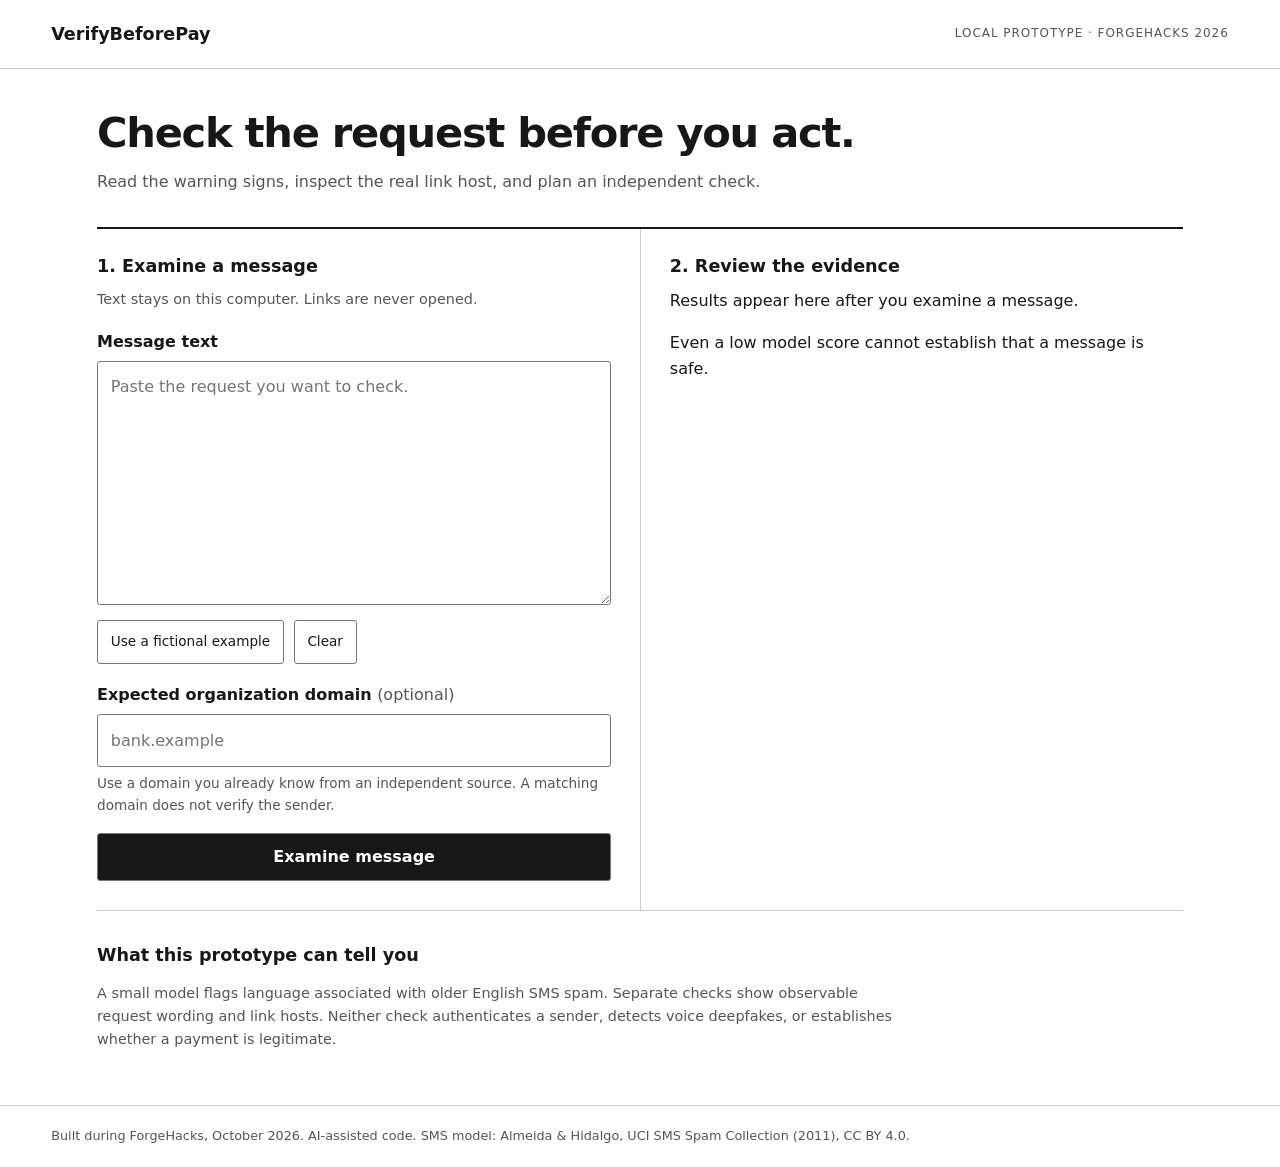
<file: index.html>
<!doctype html>
<html lang="en">
<head>
<meta charset="utf-8"><meta name="viewport" content="width=device-width, initial-scale=1">
<title>VerifyBeforePay</title><link rel="stylesheet" href="/style.css"><script src="/app.js" defer></script>
</head>
<body>
<header><strong>VerifyBeforePay</strong><span>LOCAL PROTOTYPE · FORGEHACKS 2026</span></header>
<main>
<h1>Check the request before you act.</h1>
<p class="intro">Read the warning signs, inspect the real link host, and plan an independent check.</p>
<div class="workspace">
<section aria-labelledby="input-heading">
<h2 id="input-heading">1. Examine a message</h2>
<p>Text stays on this computer. Links are never opened.</p>
<form id="analysis-form">
<label for="message">Message text</label>
<textarea id="message" name="message" maxlength="8192" rows="9" required placeholder="Paste the request you want to check."></textarea>
<div class="row"><button type="button" id="example">Use a fictional example</button><button type="button" id="clear">Clear</button></div>
<label for="domain">Expected organization domain <span>(optional)</span></label>
<input id="domain" name="domain" type="text" maxlength="253" placeholder="bank.example" aria-describedby="domain-help">
<p id="domain-help" class="help">Use a domain you already know from an independent source. A matching domain does not verify the sender.</p>
<button type="submit" class="primary" id="analyze">Examine message</button>
<p id="error" class="error" role="alert" hidden></p>
</form>
</section>
<section aria-labelledby="result-heading">
<h2 id="result-heading">2. Review the evidence</h2>
<div id="empty"><p>Results appear here after you examine a message.</p><p>Even a low model score cannot establish that a message is safe.</p></div>
<div id="result" aria-live="polite" hidden></div>
</section>
</div>
<aside><h2>What this prototype can tell you</h2><p>A small model flags language associated with older English SMS spam. Separate checks show observable request wording and link hosts. Neither check authenticates a sender, detects voice deepfakes, or establishes whether a payment is legitimate.</p></aside>
</main>
<footer>Built during ForgeHacks, October 2026. AI-assisted code. SMS model: Almeida &amp; Hidalgo, UCI SMS Spam Collection (2011), CC BY 4.0.</footer>
</body>
</html>
</file>
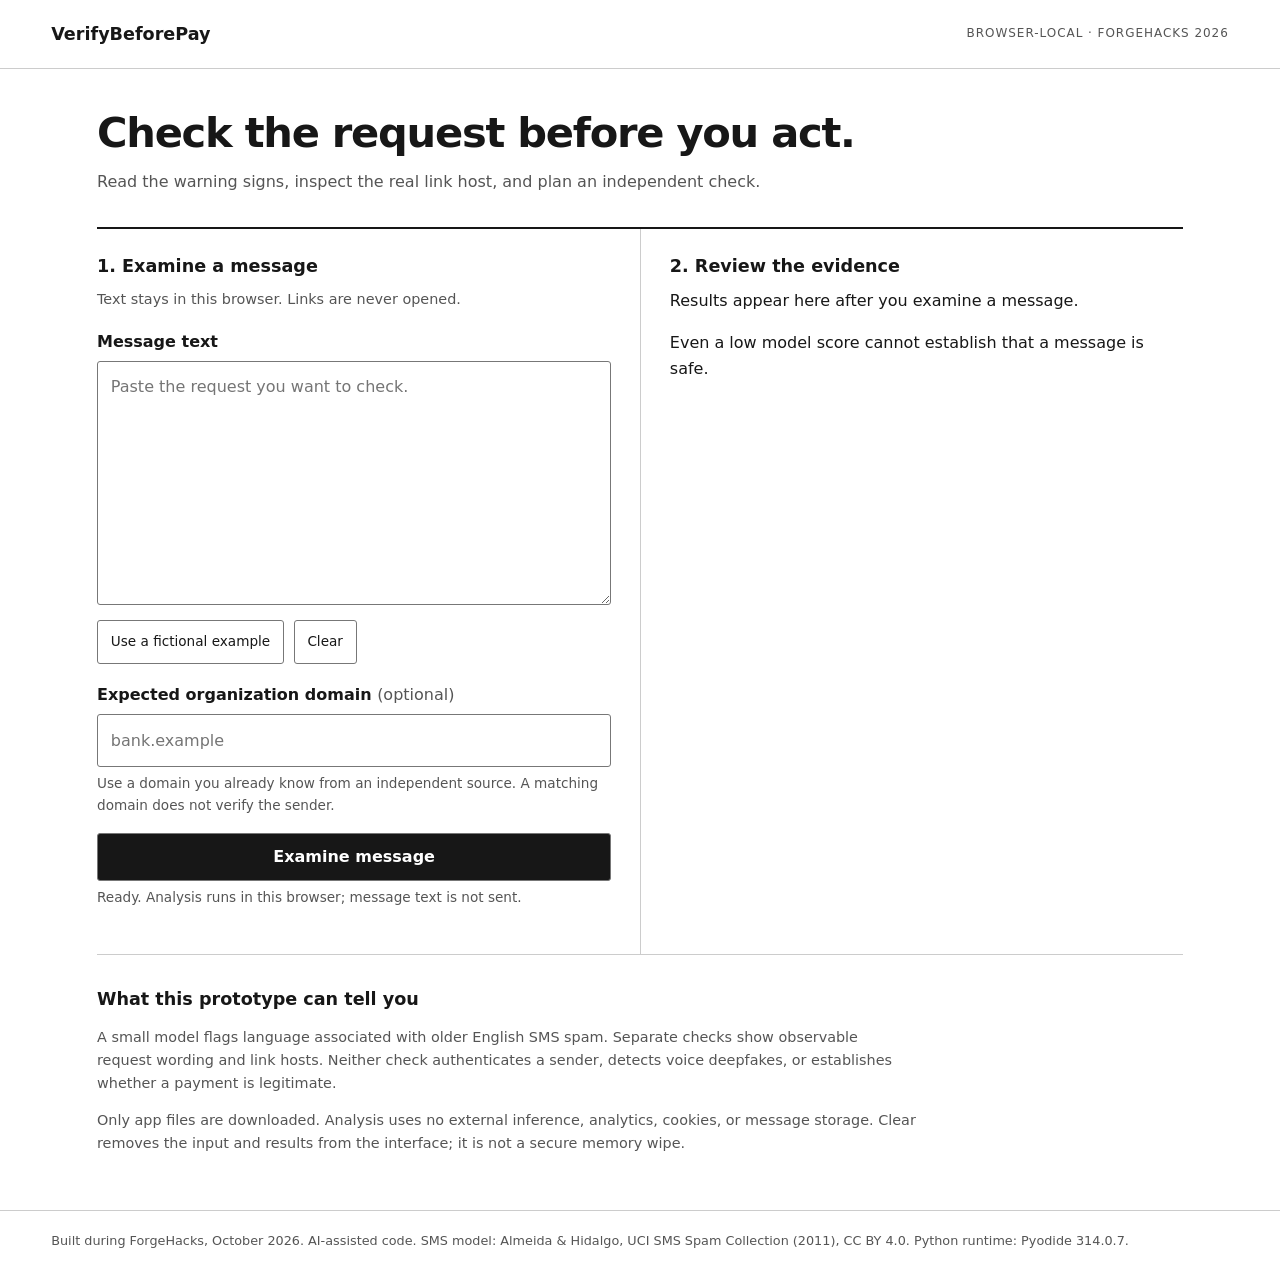
<file: docs/index.html>
<!doctype html>
<html lang="en">
<head>
<meta charset="utf-8"><meta name="viewport" content="width=device-width, initial-scale=1">
<meta name="referrer" content="no-referrer">
<meta http-equiv="Content-Security-Policy" content="default-src 'none'; script-src 'self' 'wasm-unsafe-eval'; style-src 'self'; connect-src 'self'; img-src 'self'; base-uri 'none'; form-action 'none'; object-src 'none'">
<title>VerifyBeforePay</title><link rel="stylesheet" href="./style.css"><script type="module" src="./app.js"></script>
</head>
<body>
<header><strong>VerifyBeforePay</strong><span>BROWSER-LOCAL · FORGEHACKS 2026</span></header>
<main>
<h1>Check the request before you act.</h1>
<p class="intro">Read the warning signs, inspect the real link host, and plan an independent check.</p>
<div class="workspace">
<section aria-labelledby="input-heading">
<h2 id="input-heading">1. Examine a message</h2>
<p>Text stays in this browser. Links are never opened.</p>
<form id="analysis-form">
<label for="message">Message text</label>
<textarea id="message" name="message" maxlength="8192" rows="9" required placeholder="Paste the request you want to check."></textarea>
<div class="row"><button type="button" id="example">Use a fictional example</button><button type="button" id="clear">Clear</button></div>
<label for="domain">Expected organization domain <span>(optional)</span></label>
<input id="domain" name="domain" type="text" maxlength="253" placeholder="bank.example" aria-describedby="domain-help">
<p id="domain-help" class="help">Use a domain you already know from an independent source. A matching domain does not verify the sender.</p>
<button type="submit" class="primary" id="analyze" disabled>Loading local analysis…</button>
<p id="runtime-status" class="help" role="status">Downloading the Python runtime and fixed model. No message is sent.</p>
<p id="error" class="error" role="alert" hidden></p>
</form>
</section>
<section aria-labelledby="result-heading">
<h2 id="result-heading">2. Review the evidence</h2>
<div id="empty"><p>Results appear here after you examine a message.</p><p>Even a low model score cannot establish that a message is safe.</p></div>
<div id="result" aria-live="polite" hidden></div>
</section>
</div>
<aside><h2>What this prototype can tell you</h2><p>A small model flags language associated with older English SMS spam. Separate checks show observable request wording and link hosts. Neither check authenticates a sender, detects voice deepfakes, or establishes whether a payment is legitimate.</p><p>Only app files are downloaded. Analysis uses no external inference, analytics, cookies, or message storage. Clear removes the input and results from the interface; it is not a secure memory wipe.</p></aside>
</main>
<footer>Built during ForgeHacks, October 2026. AI-assisted code. SMS model: Almeida &amp; Hidalgo, UCI SMS Spam Collection (2011), CC BY 4.0. Python runtime: Pyodide 314.0.7.</footer>
</body>
</html>
</file>
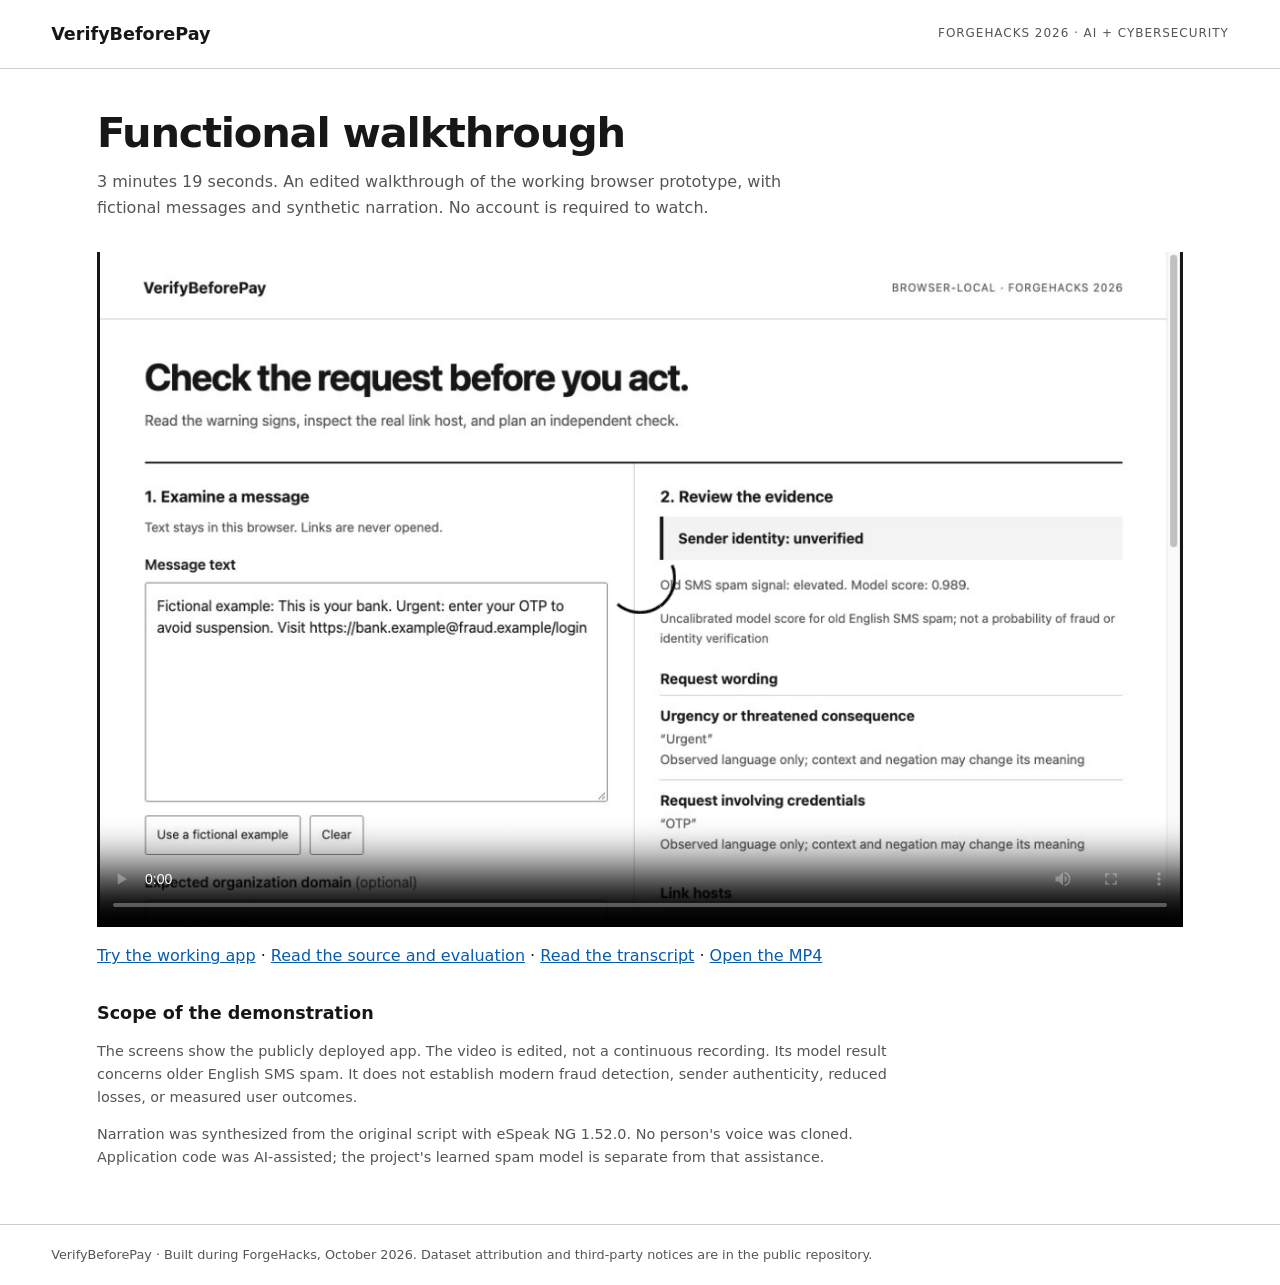
<file: docs/walkthrough.html>
<!doctype html>
<html lang="en">
<head>
<meta charset="utf-8"><meta name="viewport" content="width=device-width, initial-scale=1">
<meta name="referrer" content="no-referrer">
<meta http-equiv="Content-Security-Policy" content="default-src 'none'; media-src 'self'; img-src 'self'; style-src 'self'; base-uri 'none'; form-action 'none'; object-src 'none'">
<title>VerifyBeforePay · functional walkthrough</title>
<link rel="stylesheet" href="./style.css">
</head>
<body>
<header><strong>VerifyBeforePay</strong><span>FORGEHACKS 2026 · AI + CYBERSECURITY</span></header>
<main>
<h1>Functional walkthrough</h1>
<p class="intro">3 minutes 19 seconds. An edited walkthrough of the working browser prototype, with fictional messages and synthetic narration. No account is required to watch.</p>
<video controls preload="metadata" poster="./demo-poster.png" aria-label="VerifyBeforePay functional demo">
<source src="./demo.mp4" type="video/mp4">
<track kind="captions" src="./demo-captions.vtt" srclang="en" label="English" default>
Your browser cannot play this video. <a href="./demo.mp4">Open the MP4 directly</a>.
</video>
<p><a href="./index.html">Try the working app</a> · <a href="https://github.com/HyunsikParker/verify-before-pay">Read the source and evaluation</a> · <a href="./demo-transcript.txt">Read the transcript</a> · <a href="./demo.mp4">Open the MP4</a></p>
<aside><h2>Scope of the demonstration</h2><p>The screens show the publicly deployed app. The video is edited, not a continuous recording. Its model result concerns older English SMS spam. It does not establish modern fraud detection, sender authenticity, reduced losses, or measured user outcomes.</p><p>Narration was synthesized from the original script with eSpeak NG 1.52.0. No person's voice was cloned. Application code was AI-assisted; the project's learned spam model is separate from that assistance.</p></aside>
</main>
<footer>VerifyBeforePay · Built during ForgeHacks, October 2026. Dataset attribution and third-party notices are in the public repository.</footer>
</body>
</html>
</file>
<file: style.css>
:root{color-scheme:light;--ink:#171717;--muted:#555;--line:#ccc;--paper:#fff;--wash:#f3f3f3;--warning:#7b2e0a;--focus:#075baf}
*{box-sizing:border-box}body{margin:0;background:var(--paper);color:var(--ink);font:16px/1.6 system-ui,-apple-system,BlinkMacSystemFont,"Segoe UI",sans-serif}
header{display:flex;justify-content:space-between;gap:1rem;align-items:center;border-bottom:1px solid var(--line);padding:1.25rem 4vw}header strong{font-size:1.1rem}header span{font-size:.75rem;letter-spacing:.08em;color:var(--muted)}
main{max-width:1150px;margin:auto;padding:2.5rem 2rem}h1{font-size:clamp(1.8rem,4vw,2.6rem);line-height:1.15;letter-spacing:-.03em;margin:0 0 .75rem}h2{font-size:1.1rem;line-height:1.4;margin:0 0 .6rem}h3{font-size:1rem;margin:1.3rem 0 .3rem}.intro{color:var(--muted);max-width:700px;margin:0 0 2rem}
.workspace{display:grid;grid-template-columns:1fr 1fr;border-top:2px solid var(--ink);border-bottom:1px solid var(--line)}.workspace section{padding:1.6rem 1.8rem 1.8rem 0}.workspace section+section{border-left:1px solid var(--line);padding-left:1.8rem;padding-right:0}.workspace p{margin:.4rem 0 1rem}.workspace section>p{color:var(--muted);font-size:.9rem}
label{display:block;font-weight:600;margin:1.1rem 0 .4rem}label span{font-weight:400;color:var(--muted)}textarea,input{width:100%;border:1px solid #777;border-radius:3px;padding:.8rem;font:inherit;color:inherit;background:#fff}textarea{resize:vertical;min-height:220px;line-height:1.5}button{font:inherit;min-height:44px;padding:.5rem .8rem;border:1px solid #777;border-radius:3px;background:#fff;cursor:pointer;color:inherit}.primary{background:var(--ink);color:#fff;width:100%;font-weight:600;min-height:48px}.row{display:flex;flex-wrap:wrap;gap:.6rem;margin:.5rem 0 1rem}.row button{font-size:.85rem}.help{font-size:.85rem;color:var(--muted)}button:disabled{opacity:.6;cursor:wait}:focus-visible{outline:3px solid var(--focus);outline-offset:3px}
.identity{font-weight:700;border-left:4px solid var(--ink);background:var(--wash);padding:.7rem 1rem}.signal{font-size:.9rem;color:var(--muted)}.evidence,.link{border-top:1px solid var(--line);padding:.65rem 0;overflow-wrap:anywhere}.evidence strong,.link strong{display:block}.evidence span{display:block;font-size:.9rem;color:var(--muted)}.warning{color:var(--warning);font-size:.9rem}.error{color:var(--warning);font-weight:600}ol{padding-left:1.3rem}li{padding:.25rem 0}.limits{font-size:.85rem;color:var(--muted)}aside{margin-top:2rem;max-width:820px}aside p{color:var(--muted);font-size:.9rem}footer{padding:1.25rem 4vw;border-top:1px solid var(--line);color:var(--muted);font-size:.8rem}[hidden]{display:none!important}
@media(max-width:720px){header{align-items:flex-start;flex-direction:column;gap:.3rem}main{padding:1.8rem 1rem}.workspace{grid-template-columns:1fr}.workspace section,.workspace section+section{padding:1.4rem 0}.workspace section+section{border-left:0;border-top:1px solid var(--line)}}
</file>
<file: docs/style.css>
:root{color-scheme:light;--ink:#171717;--muted:#555;--line:#ccc;--paper:#fff;--wash:#f3f3f3;--warning:#7b2e0a;--focus:#075baf}
video{display:block;width:100%;height:auto;max-height:75vh;background:#171717}a{color:#075baf;overflow-wrap:anywhere}a:focus-visible{outline:3px solid var(--focus);outline-offset:3px}
*{box-sizing:border-box}body{margin:0;background:var(--paper);color:var(--ink);font:16px/1.6 system-ui,-apple-system,BlinkMacSystemFont,"Segoe UI",sans-serif}
header{display:flex;justify-content:space-between;gap:1rem;align-items:center;border-bottom:1px solid var(--line);padding:1.25rem 4vw}header strong{font-size:1.1rem}header span{font-size:.75rem;letter-spacing:.08em;color:var(--muted)}
main{max-width:1150px;margin:auto;padding:2.5rem 2rem}h1{font-size:clamp(1.8rem,4vw,2.6rem);line-height:1.15;letter-spacing:-.03em;margin:0 0 .75rem}h2{font-size:1.1rem;line-height:1.4;margin:0 0 .6rem}h3{font-size:1rem;margin:1.3rem 0 .3rem}.intro{color:var(--muted);max-width:700px;margin:0 0 2rem}
.workspace{display:grid;grid-template-columns:1fr 1fr;border-top:2px solid var(--ink);border-bottom:1px solid var(--line)}.workspace section{padding:1.6rem 1.8rem 1.8rem 0}.workspace section+section{border-left:1px solid var(--line);padding-left:1.8rem;padding-right:0}.workspace p{margin:.4rem 0 1rem}.workspace section>p{color:var(--muted);font-size:.9rem}
label{display:block;font-weight:600;margin:1.1rem 0 .4rem}label span{font-weight:400;color:var(--muted)}textarea,input{width:100%;border:1px solid #777;border-radius:3px;padding:.8rem;font:inherit;color:inherit;background:#fff}textarea{resize:vertical;min-height:220px;line-height:1.5}button{font:inherit;min-height:44px;padding:.5rem .8rem;border:1px solid #777;border-radius:3px;background:#fff;cursor:pointer;color:inherit}.primary{background:var(--ink);color:#fff;width:100%;font-weight:600;min-height:48px}.row{display:flex;flex-wrap:wrap;gap:.6rem;margin:.5rem 0 1rem}.row button{font-size:.85rem}.help{font-size:.85rem;color:var(--muted)}button:disabled{opacity:.6;cursor:wait}:focus-visible{outline:3px solid var(--focus);outline-offset:3px}
.identity{font-weight:700;border-left:4px solid var(--ink);background:var(--wash);padding:.7rem 1rem}.signal{font-size:.9rem;color:var(--muted)}.evidence,.link{border-top:1px solid var(--line);padding:.65rem 0;overflow-wrap:anywhere}.evidence strong,.link strong{display:block}.evidence span{display:block;font-size:.9rem;color:var(--muted)}.warning{color:var(--warning);font-size:.9rem}.error{color:var(--warning);font-weight:600}ol{padding-left:1.3rem}li{padding:.25rem 0}.limits{font-size:.85rem;color:var(--muted)}aside{margin-top:2rem;max-width:820px}aside p{color:var(--muted);font-size:.9rem}footer{padding:1.25rem 4vw;border-top:1px solid var(--line);color:var(--muted);font-size:.8rem}[hidden]{display:none!important}
@media(max-width:720px){header{align-items:flex-start;flex-direction:column;gap:.3rem}main{padding:1.8rem 1rem}.workspace{grid-template-columns:1fr}.workspace section,.workspace section+section{padding:1.4rem 0}.workspace section+section{border-left:0;border-top:1px solid var(--line)}}
</file>
